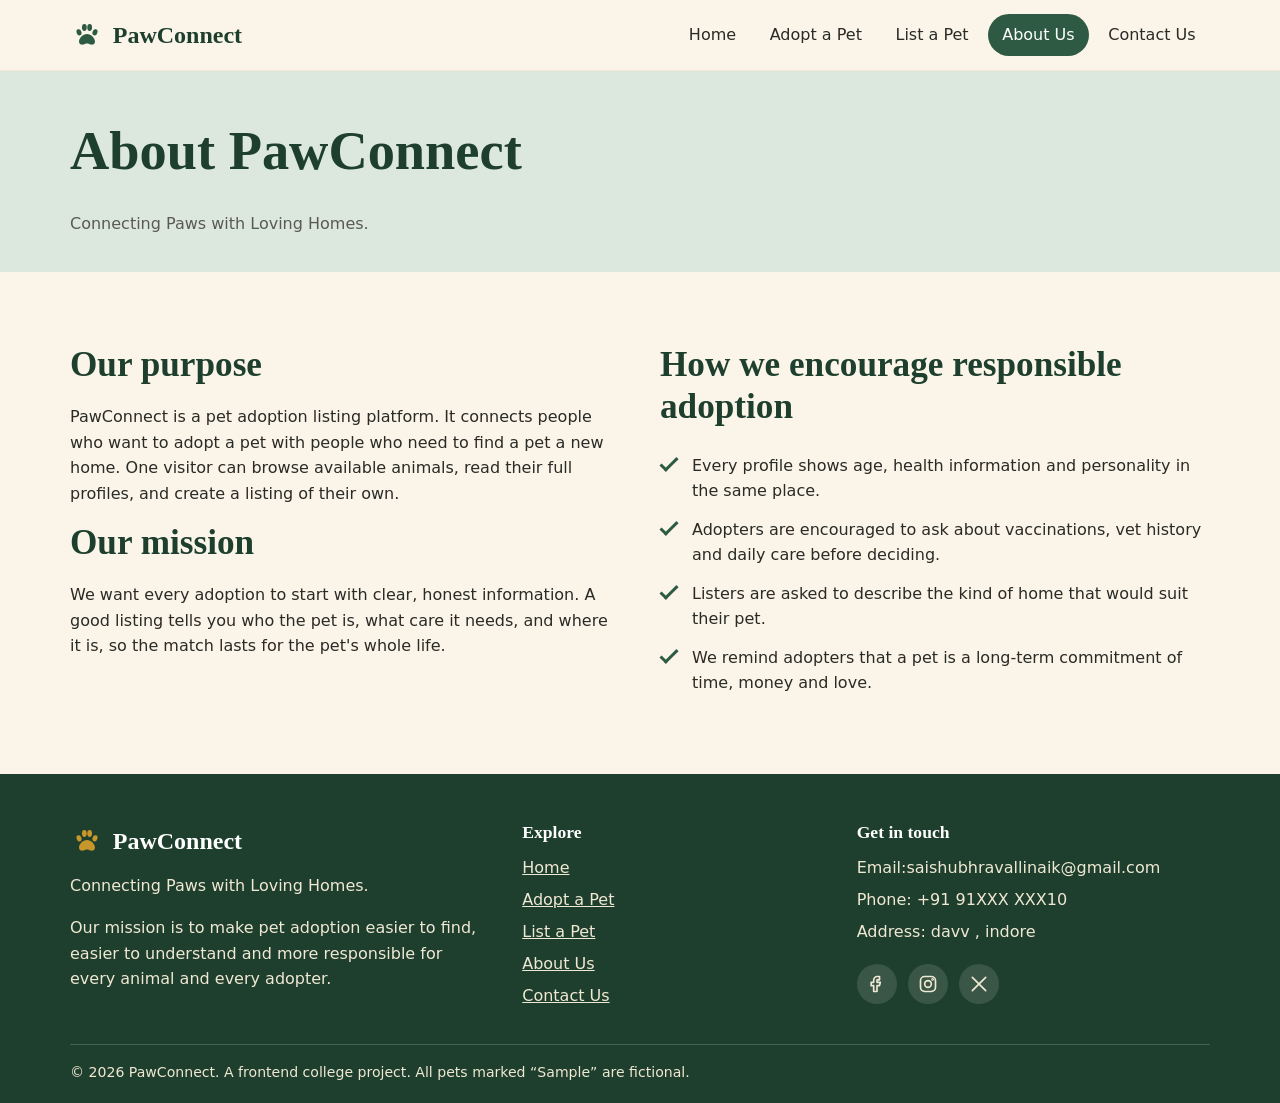
<file: about.html>
<!DOCTYPE html>
<html lang="en">
<head>
  <meta charset="UTF-8">
  <meta name="viewport" content="width=device-width, initial-scale=1">
  <title>About Us | PawConnect</title>
  <meta name="description" content="Learn about the purpose and mission of PawConnect and how it encourages responsible pet adoption.">
  <link rel="icon" href="favicon.svg" type="svg+xml">
  <link rel="stylesheet" href="style.css">
</head>
<body data-page="about" data-view="about">
  <a class="skip-link" href="#main">Skip to main content</a>
  <div id="site-header"></div>
  <noscript><div class="container"><p class="notice">PawConnect needs JavaScript to show its menu. Please turn JavaScript on.</p></div></noscript>

  <main id="main">
    <section class="page-title">
      <div class="container">
        <h1>About PawConnect</h1>
        <p>Connecting Paws with Loving Homes.</p>
      </div>
    </section>

    <section class="section">
      <div class="container two-col">
        <div>
          <h2>Our purpose</h2>
          <p>PawConnect is a pet adoption listing platform. It connects people who want to adopt a pet with people who need to find a pet a new home. One visitor can browse available animals, read their full profiles, and create a listing of their own.</p>
          <h2>Our mission</h2>
          <p>We want every adoption to start with clear, honest information. A good listing tells you who the pet is, what care it needs, and where it is, so the match lasts for the pet's whole life.</p>
        </div>
        <div>
          <h2>How we encourage responsible adoption</h2>
          <ul class="checklist">
            <li>Every profile shows age, health information and personality in the same place.</li>
            <li>Adopters are encouraged to ask about vaccinations, vet history and daily care before deciding.</li>
            <li>Listers are asked to describe the kind of home that would suit their pet.</li>
            <li>We remind adopters that a pet is a long-term commitment of time, money and love.</li>
          </ul>
        </div>
      </div>
    </section>

   
    </section>
  </main>

  <div id="site-footer"></div>
  <script src="data.js"></script>
  <script src="script.js"></script>
</body>
</html>
</file>
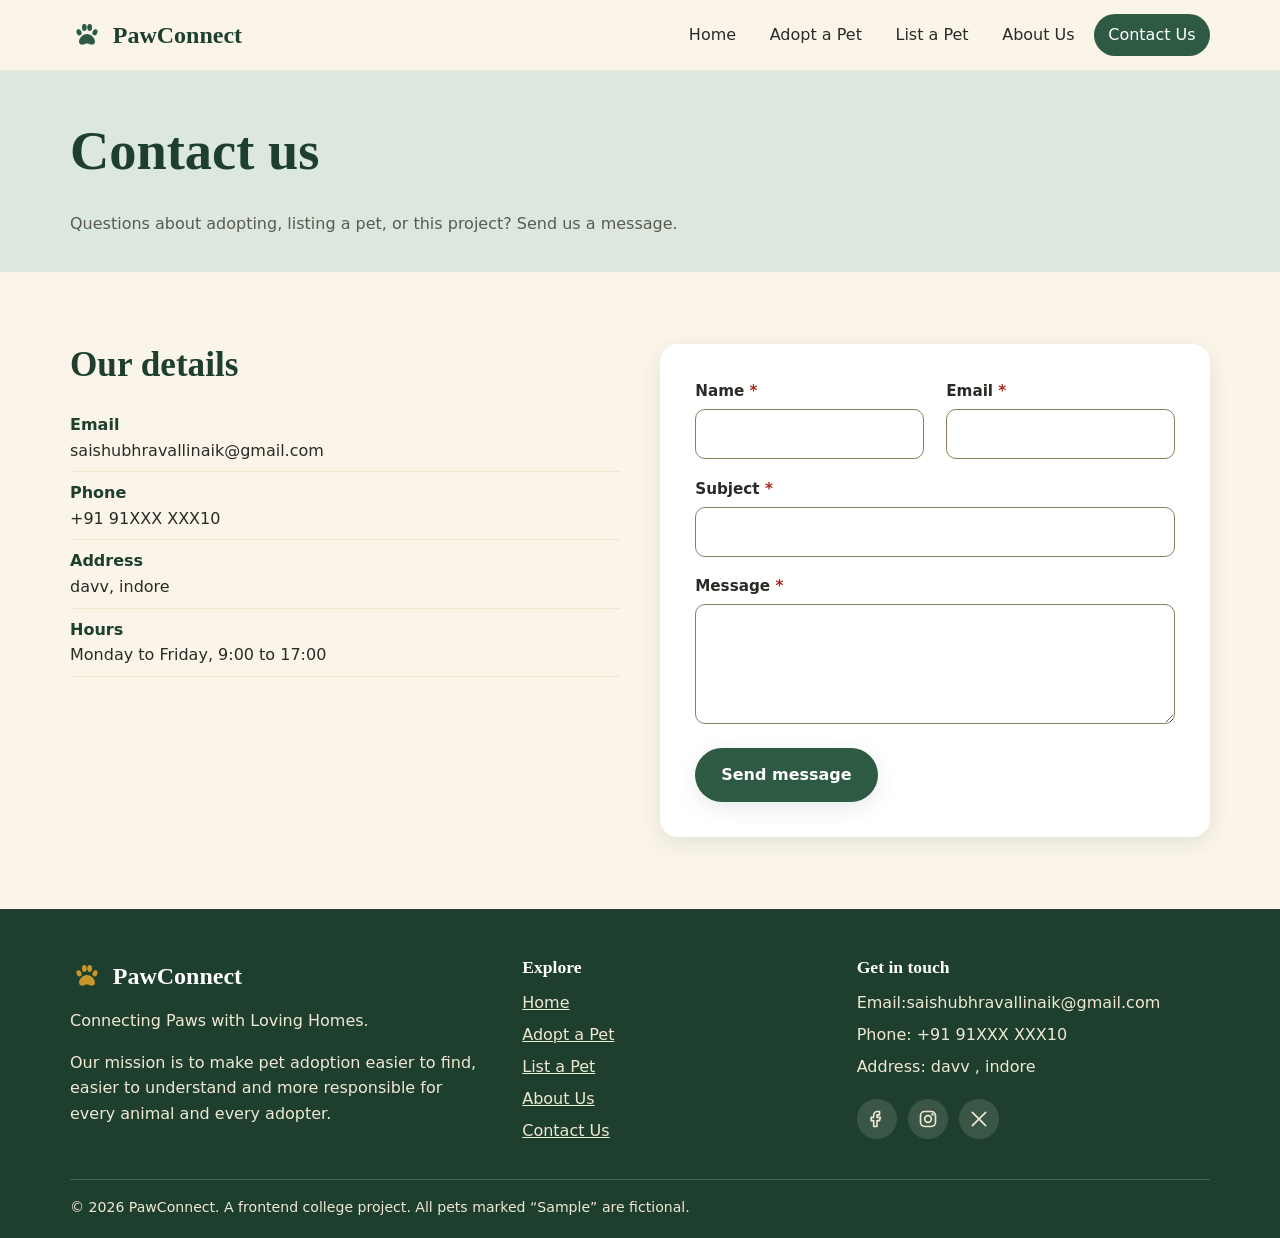
<file: contact.html>
<!DOCTYPE html>
<html lang="en">
<head>
  <meta charset="UTF-8">
  <meta name="viewport" content="width=device-width, initial-scale=1">
  <title>Contact Us | PawConnect</title>
  <meta name="description" content="Get in touch with the PawConnect team.">
  <link rel="icon" href="favicon.svg" type="image/svg+xml">
  <link rel="stylesheet" href="style.css">
</head>
<body data-page="contact" data-view="contact">
  <a class="skip-link" href="#main">Skip to main content</a>
  <div id="site-header"></div>
  <noscript><div class="container"><p class="notice">PawConnect needs JavaScript to show its menu and check the form. Please turn JavaScript on.</p></div></noscript>

  <main id="main">
    <section class="page-title">
      <div class="container">
        <h1>Contact us</h1>
        <p>Questions about adopting, listing a pet, or this project? Send us a message.</p>
      </div>
    </section>

    <section class="section">
      <div class="container two-col">
        <div>
          <h2>Our details</h2>
          <ul class="info-list">
            <li><strong>Email</strong>saishubhravallinaik@gmail.com</li>
            <li><strong>Phone</strong>+91 91XXX XXX10</li>
            <li><strong>Address</strong>davv, indore</li>
            <li><strong>Hours</strong>Monday to Friday, 9:00 to 17:00</li>
          </ul>
     </p>
        </div>

        <div>

          <form id="contact-form" class="form-card" novalidate>
            <div class="form-grid">
              <div class="field">
                <label for="cName">Name <span class="req" aria-hidden="true">*</span></label>
                <input type="text" id="cName" name="cName" autocomplete="name" aria-required="true" aria-describedby="cName-error">
                <p class="error" id="cName-error" aria-live="polite" hidden></p>
              </div>
              <div class="field">
                <label for="cEmail">Email <span class="req" aria-hidden="true">*</span></label>
                <input type="email" id="cEmail" name="cEmail" autocomplete="email" aria-required="true" aria-describedby="cEmail-error">
                <p class="error" id="cEmail-error" aria-live="polite" hidden></p>
              </div>
              <div class="field full">
                <label for="cSubject">Subject <span class="req" aria-hidden="true">*</span></label>
                <input type="text" id="cSubject" name="cSubject" autocomplete="off" aria-required="true" aria-describedby="cSubject-error">
                <p class="error" id="cSubject-error" aria-live="polite" hidden></p>
              </div>
              <div class="field full">
                <label for="cMessage">Message <span class="req" aria-hidden="true">*</span></label>
                <textarea id="cMessage" name="cMessage" aria-required="true" aria-describedby="cMessage-error"></textarea>
                <p class="error" id="cMessage-error" aria-live="polite" hidden></p>
              </div>
            </div>
            <div class="form-actions">
              <button type="submit" class="btn btn--primary">Send message </button>
            </div>
            <div id="contact-status" role="status" hidden></div>
          </form>
        </div>
      </div>
    </section>
  </main>

  <div id="site-footer"></div>
  <script src="data.js"></script>
  <script src="script.js"></script>
</body>
</html>
</file>
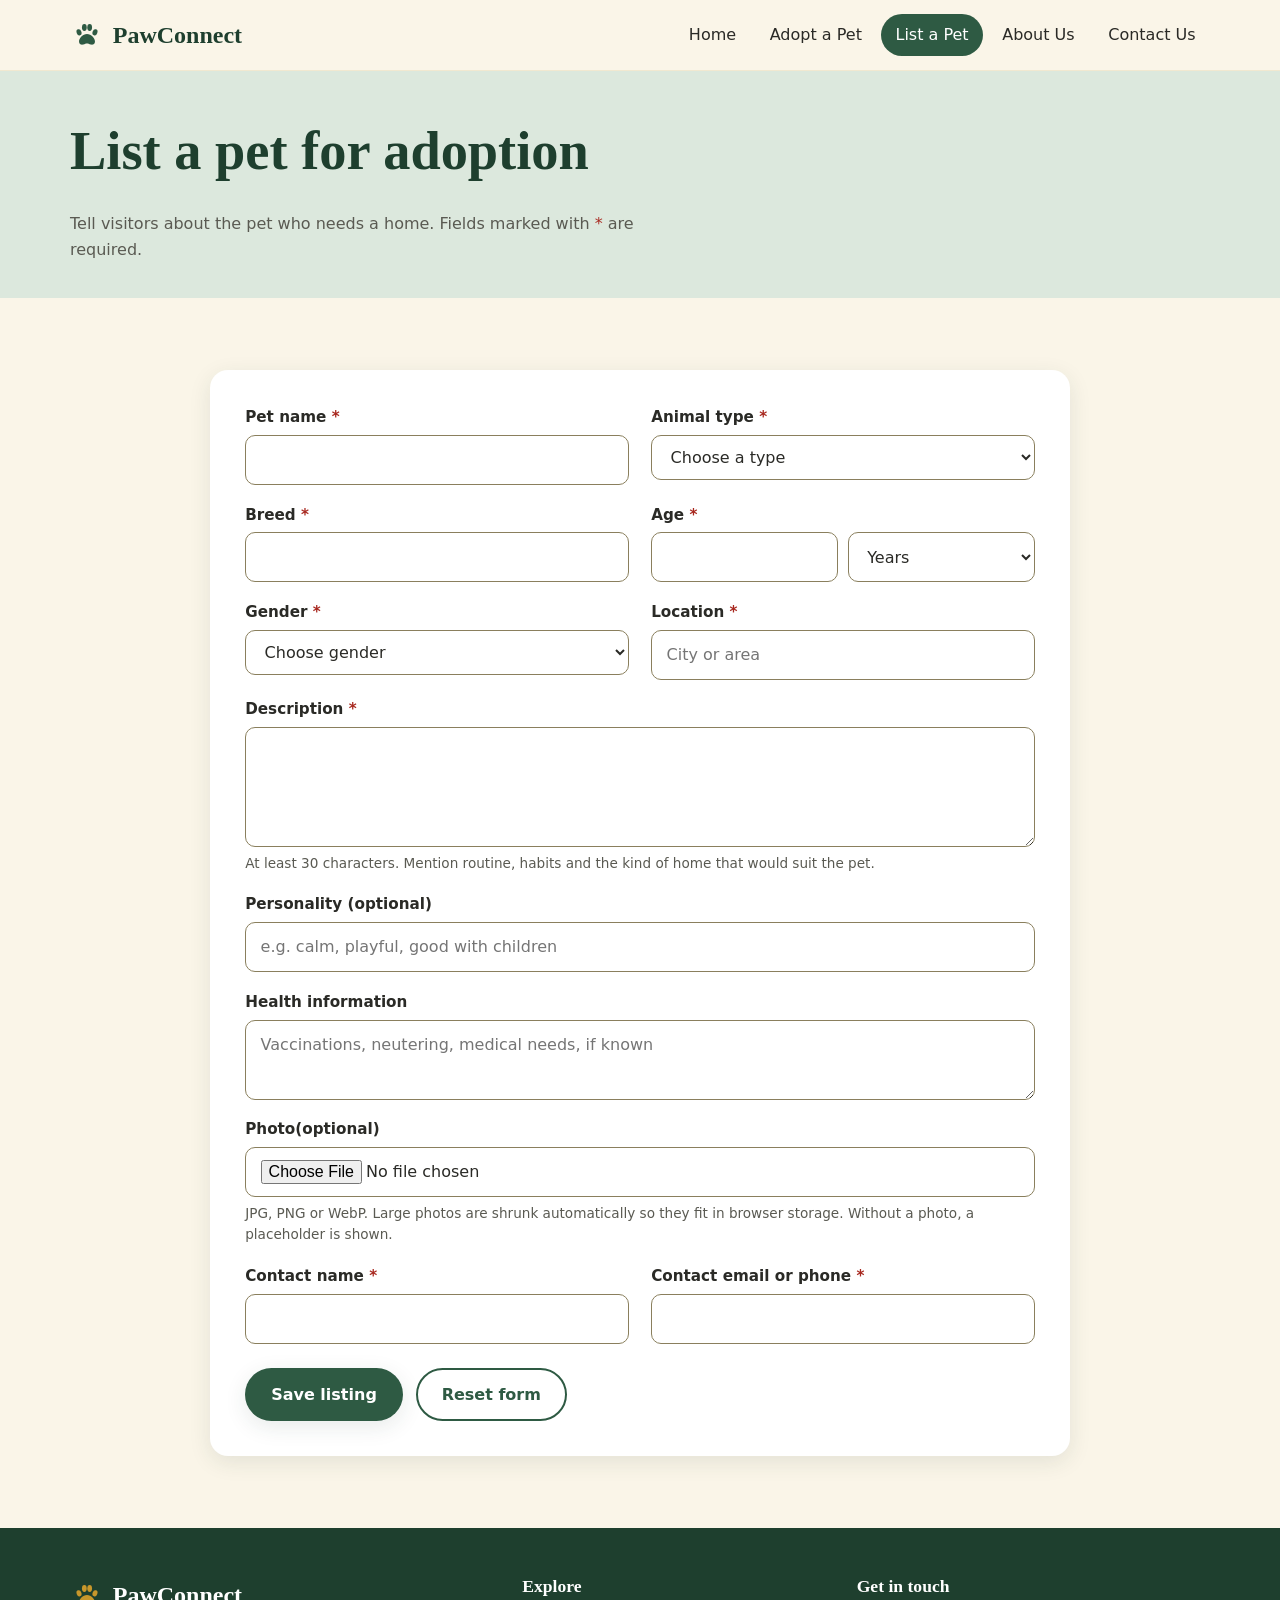
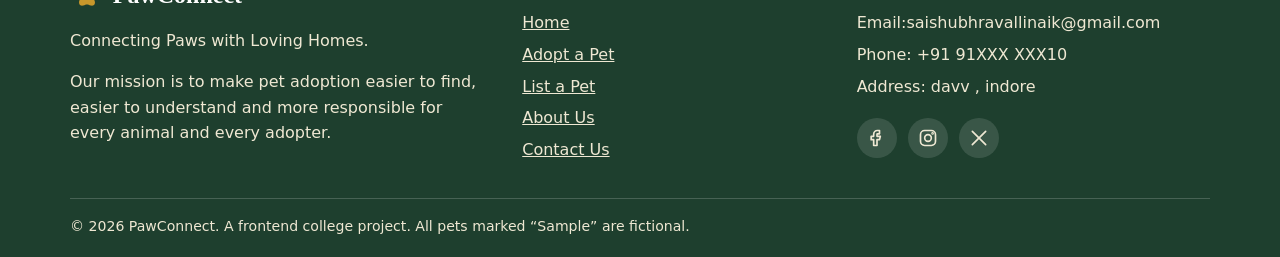
<file: List-pet.html>
<!DOCTYPE html>
<html lang="en">
<head>
  <meta charset="UTF-8">
  <meta name="viewport" content="width=device-width, initial-scale=1">
  <title>List a Pet | PawConnect</title>
  <meta name="description" content="Create a listing for a pet that needs a new home.">
  <link rel="icon" href="favicon.svg" type="image/svg+xml">
  <link rel="stylesheet" href="style.css">
</head>
<body data-page="list" data-view="list">
  <a class="skip-link" href="#main">Skip to main content</a>
  <div id="site-header"></div>
  <noscript><div class="container"><p class="notice">PawConnect needs JavaScript to show its menu and to save listings. Please turn JavaScript on.</p></div></noscript>

  <main id="main">
    <section class="page-title">
      <div class="container">
        <h1>List a pet for adoption</h1>
        <p>Tell visitors about the pet who needs a home. Fields marked with <span class="req" aria-hidden="true">*</span><span class="sr-only">an asterisk</span> are required.</p>
      </div>
    </section>

    <section class="section">
      <div class="container" style="max-width:860px">
        
        <div id="storage-warning" role="alert" hidden></div>

        <form id="list-form" class="form-card" novalidate>
          <div class="form-grid">
            <div class="field">
              <label for="petName">Pet name <span class="req" aria-hidden="true">*</span></label>
              <input type="text" id="petName" name="petName" autocomplete="off" aria-required="true" aria-describedby="petName-error">
              <p class="error" id="petName-error" aria-live="polite" hidden></p>
            </div>

            <div class="field">
              <label for="petType">Animal type <span class="req" aria-hidden="true">*</span></label>
              <select id="petType" name="petType" aria-required="true" aria-describedby="petType-error"></select>
              <p class="error" id="petType-error" aria-live="polite" hidden></p>
            </div>

            <div class="field">
              <label for="breed">Breed <span class="req" aria-hidden="true">*</span></label>
              <input type="text" id="breed" name="breed" autocomplete="off" aria-required="true" aria-describedby="breed-error">
              <p class="error" id="breed-error" aria-live="polite" hidden></p>
            </div>

            <div class="field">
              <label for="ageValue">Age <span class="req" aria-hidden="true">*</span></label>
              <div class="age-row">
                <input type="number" id="ageValue" name="ageValue" min="0" step="any" inputmode="decimal" aria-required="true" aria-describedby="ageValue-error">
                <select id="ageUnit" name="ageUnit" aria-label="Age unit">
                  <option value="years" selected>Years</option>
                  <option value="months">Months</option>
                </select>
              </div>
              <p class="error" id="ageValue-error" aria-live="polite" hidden></p>
            </div>

            <div class="field">
              <label for="gender">Gender <span class="req" aria-hidden="true">*</span></label>
              <select id="gender" name="gender" aria-required="true" aria-describedby="gender-error">
                <option value="">Choose gender</option>
                <option value="Male">Male</option>
                <option value="Female">Female</option>
                <option value="Unknown">Unknown</option>
              </select>
              <p class="error" id="gender-error" aria-live="polite" hidden></p>
            </div>

            <div class="field">
              <label for="location">Location <span class="req" aria-hidden="true">*</span></label>
              <input type="text" id="location" name="location" autocomplete="off" placeholder="City or area" aria-required="true" aria-describedby="location-error">
              <p class="error" id="location-error" aria-live="polite" hidden></p>
            </div>

            <div class="field full">
              <label for="description">Description <span class="req" aria-hidden="true">*</span></label>
              <textarea id="description" name="description" aria-required="true" aria-describedby="description-hint description-error"></textarea>
              <span class="hint" id="description-hint">At least 30 characters. Mention routine, habits and the kind of home that would suit the pet.</span>
              <p class="error" id="description-error" aria-live="polite" hidden></p>
            </div>

            <div class="field full">
              <label for="personality">Personality (optional)</label>
              <input type="text" id="personality" name="personality" autocomplete="off" placeholder="e.g. calm, playful, good with children" aria-describedby="personality-error">
              <p class="error" id="personality-error" aria-live="polite" hidden></p>
            </div>

            <div class="field full">
              <label for="health">Health information </label>
              <textarea id="health" name="health" style="min-height:80px" placeholder="Vaccinations, neutering, medical needs, if known" aria-describedby="health-error"></textarea>
              <p class="error" id="health-error" aria-live="polite" hidden></p>
            </div>

            <div class="field full">
              <label for="photo">Photo(optional)</label>
              <input type="file" id="photo" name="photo" accept="image/*" aria-describedby="photo-hint photo-error">
              <span class="hint" id="photo-hint">JPG, PNG or WebP. Large photos are shrunk automatically so they fit in browser storage. Without a photo, a placeholder is shown.</span>
              <p class="error" id="photo-error" aria-live="polite" hidden></p>
              <div class="photo-preview" id="photo-preview" hidden>
                <img id="photo-preview-img" alt="Preview of the photo you selected">
                <button type="button" class="btn btn--outline btn--small" id="remove-photo">Remove photo</button>
              </div>
            </div>

            <div class="field">
              <label for="contactName">Contact name <span class="req" aria-hidden="true">*</span></label>
              <input type="text" id="contactName" name="contactName" autocomplete="name" aria-required="true" aria-describedby="contactName-error">
              <p class="error" id="contactName-error" aria-live="polite" hidden></p>
            </div>

            <div class="field">
              <label for="contact">Contact email or phone <span class="req" aria-hidden="true">*</span></label>
              <input type="text" id="contact" name="contact" autocomplete="email" aria-required="true" aria-describedby="contact-error">
              <p class="error" id="contact-error" aria-live="polite" hidden></p>
            </div>
          </div>

          <div class="form-actions">
            <button type="submit" class="btn btn--primary">Save listing</button>
            <button type="reset" class="btn btn--outline" id="reset-btn">Reset form</button>
          </div>
          <div id="list-status" role="status" hidden></div>
        </form>
      </div>
    </section>
  </main>

  <div id="site-footer"></div>
  <script src="data.js"></script>
  <script src="script.js"></script>
</body>
</html>
</file>
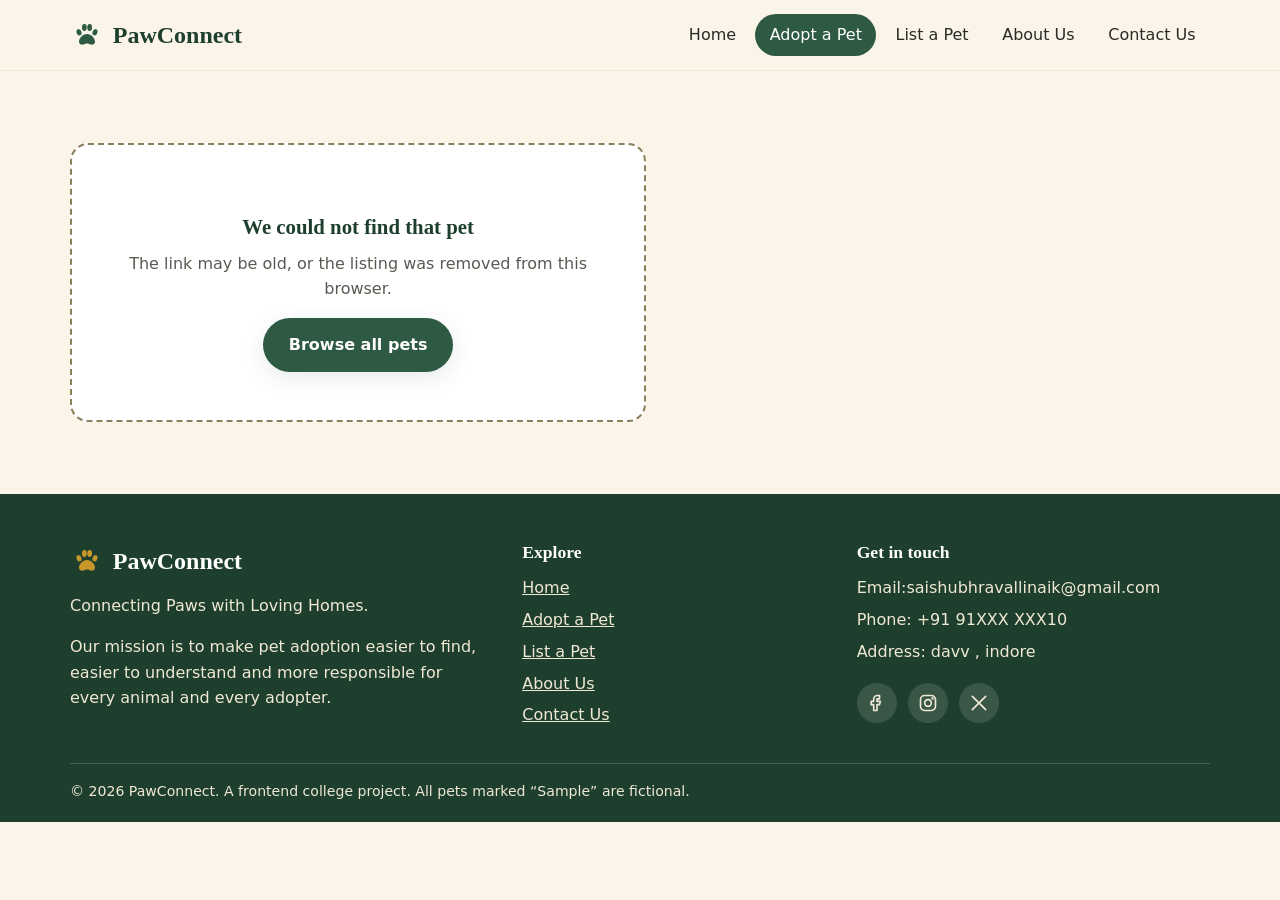
<file: pet-details.html>
<!DOCTYPE html>
<html lang="en">
<head>
  <meta charset="UTF-8">
  <meta name="viewport" content="width=device-width, initial-scale=1">
  <title>Pet Details | PawConnect</title>
  <meta name="description" content="Read about a pet available for adoption on PawConnect.">
  <link rel="icon" href="favicon.svg" type="image/svg+xml">
  <link rel="stylesheet" href="style.css">
</head>
<body data-page="adopt" data-view="details">
  <a class="skip-link" href="#main">Skip to main content</a>
  <div id="site-header"></div>
  <noscript><div class="container"><p class="notice">PawConnect needs JavaScript to show pet details. Please turn JavaScript on.</p></div></noscript>

  <main id="main">
    <section class="section">
      <div class="container">
        <div id="pet-detail" class="detail"></div>
      </div>
    </section>

    <section id="enquiry" class="section section--sage" aria-labelledby="enquiry-title" tabindex="-1">
      <div class="container">
        <div class="section-head">
          <h2 id="enquiry-title">Ask about adoption</h2>
          <p>Fill in this form to ask about the pet.</p>
        </div>
        <div class="notice"><strong>Demonstration only.</strong> This website has no server, so enquiries are not delivered to anyone. For listings you add yourself with an email address, a link to your email app is offered after you submit.</div>

        <div id="lister-info" class="contact-box" hidden></div>

        <form id="enquiry-form" class="form-card" novalidate>
          <div class="form-grid">
            <div class="field">
              <label for="enqName">Your name <span class="req" aria-hidden="true">*</span></label>
              <input type="text" id="enqName" name="enqName" autocomplete="name" aria-required="true" aria-describedby="enqName-error">
              <p class="error" id="enqName-error" aria-live="polite" hidden></p>
            </div>
            <div class="field">
              <label for="enqContact">Your email or phone <span class="req" aria-hidden="true">*</span></label>
              <input type="text" id="enqContact" name="enqContact" autocomplete="email" aria-required="true" aria-describedby="enqContact-error">
              <p class="error" id="enqContact-error" aria-live="polite" hidden></p>
            </div>
            <div class="field full">
              <label for="enqPet">Selected pet</label>
              <input type="text" id="enqPet" name="enqPet" readonly>
            </div>
            <div class="field full">
              <label for="enqMessage">Message <span class="req" aria-hidden="true">*</span></label>
              <textarea id="enqMessage" name="enqMessage" aria-required="true" aria-describedby="enqMessage-error" placeholder="Tell the lister a little about your home and why you would like to adopt."></textarea>
              <p class="error" id="enqMessage-error" aria-live="polite" hidden></p>
            </div>
          </div>
          <div class="form-actions">
            <button type="submit" class="btn btn--primary">Send enquiry</button>
          </div>
          <div id="enquiry-status" role="status" hidden></div>
        </form>
      </div>
    </section>
  </main>

  <div id="site-footer"></div>
  <script src="data.js"></script>
  <script src="script.js"></script>
</body>
</html>
</file>
<file: style.css>
:root {
  --cream: #faf5e8;
  --cream-deep: #f1e8d0;
  --sage: #dce8dd;
  --forest: #2e5a43;
  --forest-deep: #1e3f2e;
  --honey: #c8972b;
  --bark: #6a4b32;
  --white: #ffffff;
  --ink: #2a2a26;
  --muted: #5a5a52;
  --field-border: #8a7f5d;
  --danger: #a8281f;
  --success: #1d6a3a;

  --radius: 18px;
  --radius-sm: 10px;
  --shadow: 0 6px 22px rgba(30, 63, 46, 0.1);
  --shadow-lift: 0 14px 34px rgba(30, 63, 46, 0.18);

  --font-body: system-ui, -apple-system, "Segoe UI", Roboto, Helvetica, Arial, sans-serif;
  --font-head: "Iowan Old Style", "Palatino Linotype", Palatino, "Book Antiqua", Georgia, serif;
}

*, *::before, *::after { box-sizing: border-box; }
html { scroll-behavior: smooth; }
body {
  margin: 0;
  font-family: var(--font-body);
  color: var(--ink);
  background: var(--cream);
  line-height: 1.6;
}
img { max-width: 100%; display: block; }
a { color: var(--forest); }
h1, h2, h3 {
  font-family: var(--font-head);
  color: var(--forest-deep);
  line-height: 1.2;
  margin: 0 0 0.5em;
}
h1 { font-size: clamp(2.1rem, 5vw, 3.4rem); }
h2 { font-size: clamp(1.6rem, 3.5vw, 2.2rem); }
h3 { font-size: 1.25rem; }
p { margin: 0 0 1em; }

.container { width: min(1140px, 92%); margin-inline: auto; }
.center { text-align: center; }
.sr-only {
  position: absolute; width: 1px; height: 1px; overflow: hidden;
  clip: rect(0 0 0 0); white-space: nowrap;
}
.skip-link {
  position: absolute; left: 1rem; top: -4rem; z-index: 300;
  background: var(--forest); color: var(--white);
  padding: 0.6rem 1rem; border-radius: var(--radius-sm);
}
.skip-link:focus { top: 1rem; }
:focus-visible { outline: 3px solid var(--honey); outline-offset: 3px; }

.btn {
  display: inline-block; cursor: pointer;
  font: inherit; font-weight: 600; text-decoration: none; text-align: center;
  padding: 0.75rem 1.5rem; border-radius: 999px;
  border: 2px solid transparent;
  transition: transform 0.2s ease, background 0.2s ease, color 0.2s ease, box-shadow 0.2s ease;
}
.btn:hover { transform: translateY(-2px); }
.btn--primary { background: var(--forest); color: var(--white); box-shadow: var(--shadow); }
.btn--primary:hover { background: var(--forest-deep); box-shadow: var(--shadow-lift); }
.btn--outline { background: transparent; color: var(--forest); border-color: var(--forest); }
.btn--outline:hover { background: var(--forest); color: var(--white); }
.btn--danger { background: transparent; color: var(--danger); border-color: var(--danger); }
.btn--danger:hover { background: var(--danger); color: var(--white); }
.btn--small { padding: 0.45rem 1rem; font-size: 0.9rem; }
.btn-row { display: flex; flex-wrap: wrap; gap: 0.8rem; margin-top: 1.5rem; }

.site-header {
  position: sticky; top: 0; z-index: 100;
  background: rgba(250, 245, 232, 0.94);
  backdrop-filter: blur(8px);
  border-bottom: 1px solid var(--cream-deep);
}
.header__inner { display: flex; align-items: center; justify-content: space-between; min-height: 70px; }
.logo {
  display: flex; align-items: center; gap: 0.55rem;
  text-decoration: none; color: var(--forest-deep);
  font-family: var(--font-head); font-size: 1.5rem; font-weight: 700;
}
.logo__icon { width: 34px; height: 34px; fill: var(--forest); transition: transform 0.3s ease; }
.logo:hover .logo__icon { transform: rotate(-12deg) scale(1.08); }
.main-nav ul { list-style: none; margin: 0; padding: 0; display: flex; gap: 0.3rem; }
.main-nav a {
  display: block; padding: 0.5rem 0.9rem; border-radius: 999px;
  text-decoration: none; color: var(--ink); font-weight: 500;
  transition: background 0.2s ease, color 0.2s ease;
}
.main-nav a:hover { background: var(--sage); }
.main-nav a[aria-current="page"] { background: var(--forest); color: var(--white); }

.nav-toggle {
  display: none; width: 46px; height: 46px; cursor: pointer;
  background: var(--white); border: 1.5px solid var(--field-border); border-radius: var(--radius-sm);
  align-items: center; justify-content: center;
}
.nav-toggle__bars, .nav-toggle__bars::before, .nav-toggle__bars::after {
  display: block; width: 22px; height: 2px; background: var(--forest-deep); border-radius: 2px;
  transition: transform 0.25s ease, opacity 0.25s ease;
}
.nav-toggle__bars { position: relative; }
.nav-toggle__bars::before, .nav-toggle__bars::after { content: ""; position: absolute; left: 0; }
.nav-toggle__bars::before { top: -7px; }
.nav-toggle__bars::after { top: 7px; }
.nav-toggle[aria-expanded="true"] .nav-toggle__bars { background: transparent; }
.nav-toggle[aria-expanded="true"] .nav-toggle__bars::before { transform: translateY(7px) rotate(45deg); }
.nav-toggle[aria-expanded="true"] .nav-toggle__bars::after { transform: translateY(-7px) rotate(-45deg); }

@media (max-width: 820px) {
  .nav-toggle { display: flex; }
  .main-nav {
    display: none; position: absolute; top: 100%; left: 0; right: 0;
    background: var(--cream); border-bottom: 1px solid var(--cream-deep);
    padding: 0.8rem 4%; box-shadow: var(--shadow);
  }
  .main-nav.open { display: block; }
  .main-nav ul { flex-direction: column; }
  .main-nav a { padding: 0.8rem 1rem; }
}

.hero {
  position: relative; overflow: hidden;
  background: linear-gradient(160deg, var(--cream) 40%, var(--sage) 100%);
  padding: clamp(2.5rem, 6vw, 5rem) 0 clamp(4.5rem, 8vw, 6.5rem);
}
.hero__grid { display: grid; grid-template-columns: 1.05fr 1fr; gap: 3rem; align-items: center; }
.lead { font-size: 1.15rem; color: var(--muted); max-width: 52ch; }
.small-note { font-size: 0.9rem; color: var(--muted); margin-top: 1.2rem; max-width: 52ch; }
.hero__image { position: relative; }
.hero__image::before {
  content: ""; position: absolute; inset: 6% -4% -6% 6%;
  background: var(--honey); opacity: 0.35; border-radius: 42% 58% 55% 45% / 48% 42% 58% 52%;
}
.hero__image img {
  position: relative; width: 100%; aspect-ratio: 4 / 3.4; object-fit: cover;
  border-radius: 28px; box-shadow: var(--shadow-lift);
  background: var(--cream-deep);
}

.paw-trail {
  position: absolute; left: 0; right: 0; bottom: 0.8rem;
  display: flex; justify-content: space-around; padding: 0 4%;
  pointer-events: none;
}
.paw-trail svg {
  width: 26px; height: 26px; fill: var(--forest); opacity: 0;
  animation: pawStep 0.5s ease forwards;
  animation-delay: calc(var(--n) * 0.18s + 0.3s);
}
.paw-trail svg:nth-child(odd) { transform: translateY(-8px) rotate(8deg); }
.paw-trail svg:nth-child(even) { transform: translateY(6px) rotate(-8deg); }
@keyframes pawStep { to { opacity: 0.22; } }
@media (max-width: 820px) {
  .hero__grid { grid-template-columns: 1fr; gap: 2rem; }
  .paw-trail svg:nth-child(n+8) { display: none; }
}

.section { padding: clamp(2.5rem, 6vw, 4.5rem) 0; }
.section--white { background: var(--white); }
.section--sage { background: var(--sage); }
.section-head { max-width: 60ch; margin-bottom: 2rem; }
.section-head p { color: var(--muted); }
.page-title { background: var(--sage); padding: 3rem 0 2.2rem; }
.page-title p { color: var(--muted); max-width: 62ch; margin: 0; }

.notice {
  background: var(--cream-deep); border-left: 5px solid var(--honey);
  padding: 0.9rem 1.1rem; border-radius: var(--radius-sm); font-size: 0.95rem; margin-bottom: 1.5rem;
}
.notice strong { color: var(--bark); }
.alert { padding: 1rem 1.2rem; border-radius: var(--radius-sm); margin-top: 1.2rem; border: 1.5px solid; }
.alert--success { background: #e6f3ea; border-color: var(--success); color: #12452a; }
.alert--error { background: #fbe9e7; border-color: var(--danger); color: #6e1a14; }
.alert h3 { margin-bottom: 0.3em; font-size: 1.1rem; color: inherit; }
.alert p:last-child { margin-bottom: 0; }
.alert a { color: inherit; font-weight: 600; }


.pet-grid { display: grid; grid-template-columns: repeat(auto-fill, minmax(260px, 1fr)); gap: 1.6rem; }
.pet-card {
  display: flex; flex-direction: column; background: var(--white);
  border-radius: var(--radius); overflow: hidden; box-shadow: var(--shadow);
  transition: transform 0.25s ease, box-shadow 0.25s ease;
}
.pet-card:hover, .pet-card:focus-within { transform: translateY(-6px); box-shadow: var(--shadow-lift); }
.pet-card__media { position: relative; aspect-ratio: 4 / 3; background: var(--cream-deep); overflow: hidden; }
.pet-card__media img { width: 100%; height: 100%; object-fit: cover; transition: transform 0.5s ease; }
.pet-card:hover .pet-card__media img { transform: scale(1.05); }
.pet-card__body { padding: 1.1rem 1.3rem 1.4rem; display: flex; flex-direction: column; flex: 1; }
.pet-card__body h3 { margin-bottom: 0.1em; }
.pet-card__breed { color: var(--bark); font-weight: 600; margin-bottom: 0.7rem; }
.pet-card__meta { list-style: none; padding: 0; margin: 0 0 1.1rem; font-size: 0.95rem; color: var(--muted); }
.pet-card__meta li { padding: 0.15rem 0; }
.pet-card__meta span { color: var(--ink); font-weight: 600; }
.pet-card .btn { margin-top: auto; }

.badge {
  position: absolute; top: 0.8rem; padding: 0.25rem 0.75rem;
  font-size: 0.82rem; font-weight: 700; border-radius: 999px; background: var(--white);
}
.badge--status { left: 0.8rem; }
.badge--tag { right: 0.8rem; background: rgba(30, 63, 46, 0.88); color: var(--white); font-weight: 600; }
.badge--tag.badge--yours { background: var(--honey); color: #2a1f05; }
.badge--available { background: #dff0e4; color: #17402a; }
.badge--pending { background: #fbe9c8; color: #5e4208; }
.badge--adopted { background: #e5e5e0; color: #3d3d38; }
.detail__media .badge { font-size: 0.9rem; }


.steps { list-style: none; padding: 0; margin: 0; display: grid; grid-template-columns: repeat(auto-fit, minmax(240px, 1fr)); gap: 1.5rem; counter-reset: step; }
.steps li { position: relative; background: var(--white); border-radius: var(--radius); padding: 1.6rem 1.5rem 1.5rem; box-shadow: var(--shadow); counter-increment: step; }
.steps li::before {
  content: counter(step); display: grid; place-items: center;
  width: 2.4rem; height: 2.4rem; margin-bottom: 0.8rem;
  background: var(--forest); color: var(--white); border-radius: 50%;
  font-family: var(--font-head); font-weight: 700; font-size: 1.1rem;
}
.steps h3 { margin-bottom: 0.3em; }
.steps p { margin: 0; color: var(--muted); }

.features { display: grid; grid-template-columns: repeat(auto-fit, minmax(240px, 1fr)); gap: 2rem; }
.feature { border-top: 4px solid var(--honey); padding-top: 1rem; }
.feature p { color: var(--muted); margin: 0; }

.cta-band { background: var(--forest-deep); color: var(--cream); text-align: center; padding: 3.5rem 0; }
.cta-band h2 { color: var(--white); }
.cta-band .btn--outline { color: var(--cream); border-color: var(--cream); }
.cta-band .btn--outline:hover { background: var(--cream); color: var(--forest-deep); }
.cta-band .btn--primary { background: var(--honey); color: #2a1f05; }
.cta-band .btn--primary:hover { background: #dba93a; }
.cta-band .btn-row { justify-content: center; }

.filters {
  display: grid; grid-template-columns: 2fr repeat(3, 1fr) auto; gap: 1rem; align-items: end;
  background: var(--white); padding: 1.3rem; border-radius: var(--radius); box-shadow: var(--shadow); margin-bottom: 1.2rem;
}
.results-count { color: var(--muted); font-weight: 600; margin-bottom: 1.2rem; }
.empty-state {
  text-align: center; background: var(--white); border: 2px dashed var(--field-border);
  border-radius: var(--radius); padding: 3rem 1.5rem;
}
.empty-state p { color: var(--muted); }
@media (max-width: 960px) { .filters { grid-template-columns: 1fr 1fr; } .filters .field:first-child { grid-column: 1 / -1; } }
@media (max-width: 520px) { .filters { grid-template-columns: 1fr; } }

.form-card { background: var(--white); border-radius: var(--radius); box-shadow: var(--shadow); padding: clamp(1.3rem, 4vw, 2.2rem); }
.form-grid { display: grid; grid-template-columns: 1fr 1fr; gap: 1.1rem 1.4rem; }
.form-grid .full { grid-column: 1 / -1; }
@media (max-width: 640px) { .form-grid { grid-template-columns: 1fr; } }
.field { display: flex; flex-direction: column; gap: 0.35rem; }
.field label, .field legend { font-weight: 600; font-size: 0.95rem; }
.req { color: var(--danger); }
.hint { font-size: 0.85rem; color: var(--muted); }
input[type="text"], input[type="email"], input[type="search"], input[type="number"], select, textarea, input[type="file"] {
  font: inherit; color: var(--ink); width: 100%;
  padding: 0.7rem 0.9rem; background: var(--white);
  border: 1.5px solid var(--field-border); border-radius: var(--radius-sm);
  transition: border-color 0.2s ease, box-shadow 0.2s ease;
}
input[readonly] { background: var(--cream); }
textarea { min-height: 120px; resize: vertical; }
input:focus, select:focus, textarea:focus { border-color: var(--forest); box-shadow: 0 0 0 3px rgba(46, 90, 67, 0.2); outline: none; }
.has-error { border-color: var(--danger) !important; }
.error { color: var(--danger); font-size: 0.88rem; font-weight: 600; margin: 0; }
.age-row { display: grid; grid-template-columns: 1fr 1fr; gap: 0.6rem; }
.photo-preview { margin-top: 0.6rem; }
.photo-preview img { max-height: 220px; width: auto; border-radius: var(--radius-sm); box-shadow: var(--shadow); }
.photo-preview .btn { margin-top: 0.6rem; }
.form-actions { margin-top: 1.5rem; display: flex; gap: 0.8rem; flex-wrap: wrap; }

.detail { display: grid; grid-template-columns: 1.1fr 1fr; gap: 2.5rem; align-items: start; }
.detail__media { position: relative; border-radius: var(--radius); overflow: hidden; box-shadow: var(--shadow-lift); background: var(--cream-deep); }
.detail__media img { width: 100%; aspect-ratio: 4 / 3.4; object-fit: cover; }
.detail__sub { font-size: 1.15rem; color: var(--bark); font-weight: 600; }
.back-link { display: inline-block; margin-bottom: 1rem; font-weight: 600; }
.facts { display: grid; grid-template-columns: repeat(auto-fit, minmax(130px, 1fr)); gap: 0.8rem; margin: 1.2rem 0 1.6rem; }
.facts div { background: var(--white); padding: 0.7rem 0.9rem; border-radius: var(--radius-sm); box-shadow: var(--shadow); }
.facts dt { font-size: 0.82rem; color: var(--muted); }
.facts dd { margin: 0; font-weight: 700; color: var(--forest-deep); }
.detail h2 { font-size: 1.3rem; margin-top: 1.4rem; }
@media (max-width: 820px) { .detail { grid-template-columns: 1fr; } }
.contact-box { background: var(--sage); border-radius: var(--radius-sm); padding: 1rem 1.2rem; margin-bottom: 1.4rem; }
.contact-box p { margin: 0.2rem 0; }
.two-col { display: grid; grid-template-columns: 1fr 1fr; gap: 2.5rem; align-items: start; }
@media (max-width: 820px) { .two-col { grid-template-columns: 1fr; } }
.checklist { list-style: none; padding: 0; margin: 0; }
.checklist li { position: relative; padding: 0.4rem 0 0.4rem 2rem; }
.checklist li::before {
  content: ""; position: absolute; left: 0; top: 0.75rem; width: 1.1rem; height: 0.55rem;
  border-left: 3px solid var(--forest); border-bottom: 3px solid var(--forest); transform: rotate(-45deg);
}
.info-list { list-style: none; padding: 0; margin: 0; }
.info-list li { padding: 0.5rem 0; border-bottom: 1px solid var(--cream-deep); }
.info-list strong { display: block; color: var(--forest-deep); }
.site-footer { background: var(--forest-deep); color: #efe8d3; padding: 3rem 0 1.2rem; }
.footer__grid { display: grid; grid-template-columns: 1.4fr 1fr 1.2fr; gap: 2.5rem; }
.site-footer h2 { color: var(--white); font-size: 1.1rem; }
.site-footer a { color: #efe8d3; }
.site-footer a:hover { color: var(--white); }
.site-footer ul { list-style: none; padding: 0; margin: 0; }
.site-footer li { padding: 0.2rem 0; }
.site-footer .logo { color: var(--white); margin-bottom: 0.8rem; }
.site-footer .logo__icon { fill: var(--honey); }
.social { display: flex; gap: 0.7rem; margin-top: 1rem; }
.social a { display: grid; place-items: center; width: 40px; height: 40px; border-radius: 50%; background: rgba(255, 255, 255, 0.12); transition: background 0.2s ease, transform 0.2s ease; }
.social a:hover { background: var(--honey); transform: translateY(-3px); }
.social svg { width: 20px; height: 20px; fill: none; stroke: currentColor; stroke-width: 2; stroke-linecap: round; stroke-linejoin: round; }
.footer__bottom { border-top: 1px solid rgba(255, 255, 255, 0.18); margin-top: 2rem; padding-top: 1rem; font-size: 0.88rem; }
@media (max-width: 820px) { .footer__grid { grid-template-columns: 1fr; gap: 1.8rem; } }
@media (prefers-reduced-motion: reduce) {
  html { scroll-behavior: auto; }
  *, *::before, *::after { animation-duration: 0.01ms !important; animation-delay: 0s !important; transition-duration: 0.01ms !important; }
  .paw-trail svg { opacity: 0.22; }
}
</file>
